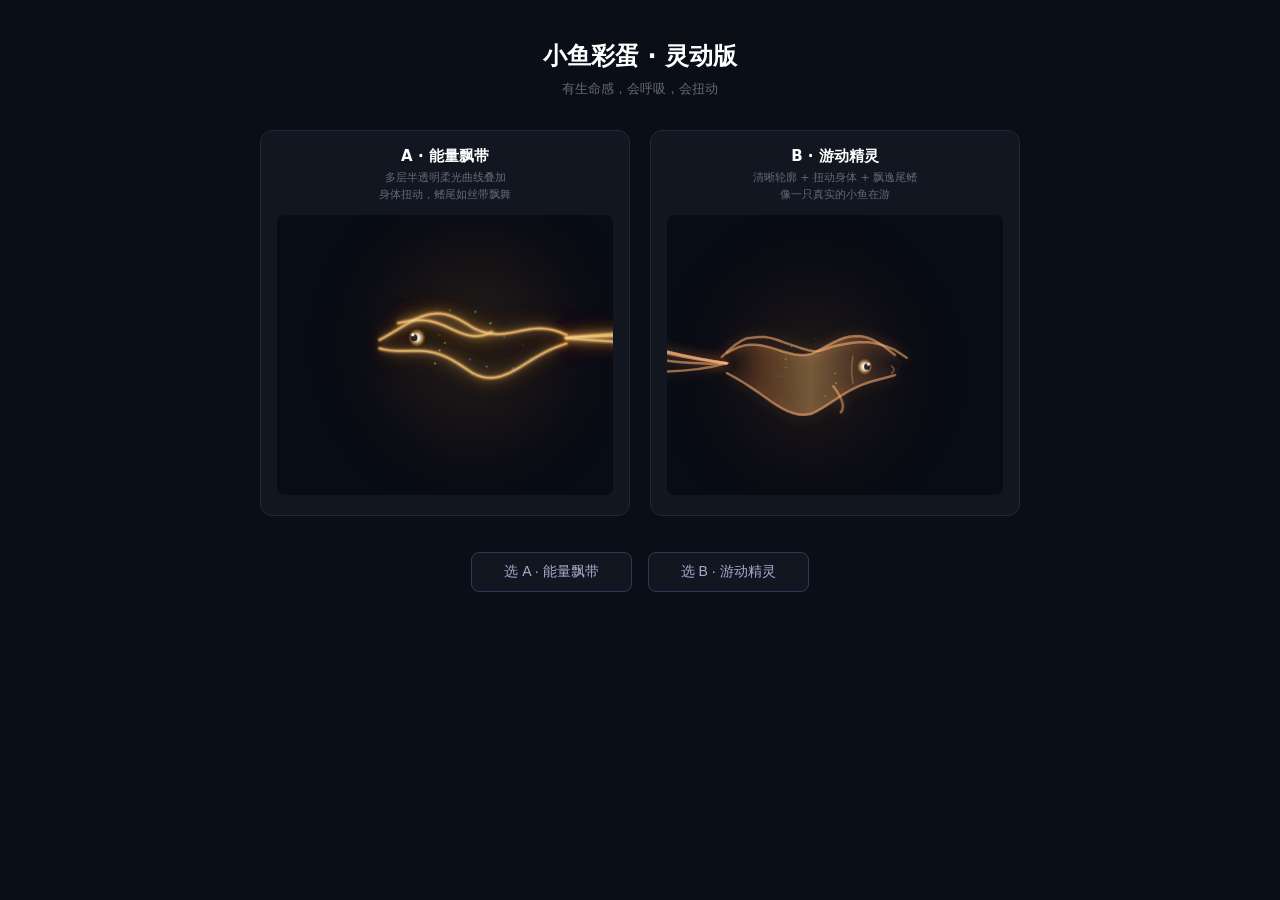
<file: os-taxonomy/repository/web/fish-demo.html>
<!DOCTYPE html>
<html lang="zh">
<head>
<meta charset="UTF-8">
<meta name="viewport" content="width=device-width, initial-scale=1.0">
<title>小鱼彩蛋 · 灵动版</title>
<style>
  * { margin: 0; padding: 0; box-sizing: border-box; }
  body { background: #0a0e17; color: #ccc; font-family: system-ui, sans-serif; display: flex; flex-direction: column; align-items: center; padding: 40px 20px; min-height: 100vh; }
  h1 { color: #fff; margin-bottom: 8px; font-size: 24px; }
  .sub { color: #667; margin-bottom: 32px; font-size: 13px; }
  .grid { display: grid; grid-template-columns: repeat(2, 1fr); gap: 20px; max-width: 760px; width: 100%; }
  .card { background: #111620; border: 1px solid #1e2a3a; border-radius: 12px; padding: 16px; text-align: center; }
  .card h3 { color: #fff; margin-bottom: 4px; font-size: 15px; }
  .card .desc { color: #667; font-size: 11px; margin-bottom: 12px; line-height: 1.5; }
  .card canvas { width: 100%; height: 280px; border-radius: 8px; background: #080c14; }
  .pick { margin-top: 36px; display: flex; gap: 16px; }
  .pick button { padding: 10px 32px; border: 1px solid #2a3a5a; border-radius: 8px; background: #111620; color: #aac; font-size: 14px; cursor: pointer; transition: all 0.2s; }
  .pick button:hover { background: #1a2a40; border-color: #4a6aaa; color: #fff; }
</style>
</head>
<body>
<h1>小鱼彩蛋 · 灵动版</h1>
<p class="sub">有生命感，会呼吸，会扭动</p>
<div class="grid">
  <div class="card">
    <h3>A · 能量飘带</h3>
    <p class="desc">多层半透明柔光曲线叠加<br>身体扭动，鳍尾如丝带飘舞</p>
    <canvas id="cA" width="360" height="280"></canvas>
  </div>
  <div class="card">
    <h3>B · 游动精灵</h3>
    <p class="desc">清晰轮廓 + 扭动身体 + 飘逸尾鳍<br>像一只真实的小鱼在游</p>
    <canvas id="cB" width="360" height="280"></canvas>
  </div>
</div>
<div class="pick">
  <button onclick="alert('选了 A，告诉云韵吧')">选 A · 能量飘带</button>
  <button onclick="alert('选了 B，告诉云韵吧')">选 B · 游动精灵</button>
</div>

<script>
// ============= A: 能量飘带 =============
function drawStyleA(ctx, w, h) {
  const t = Date.now() * 0.001;
  ctx.clearRect(0, 0, w, h);
  
  const cx = w / 2, cy = h / 2;
  const bodyLen = 200;
  const swimPhase = t * 2.5;
  const swimX = cx + Math.sin(swimPhase * 0.7) * 30;
  const swimY = cy + Math.sin(swimPhase * 0.5) * 20;
  
  // 光晕
  const gg = ctx.createRadialGradient(swimX, swimY, 20, swimX, swimY, 180);
  gg.addColorStop(0, 'rgba(255,180,80,0.10)');
  gg.addColorStop(0.5, 'rgba(255,120,50,0.04)');
  gg.addColorStop(1, 'rgba(0,0,0,0)');
  ctx.fillStyle = gg; ctx.beginPath(); ctx.arc(swimX, swimY, 180, 0, Math.PI * 2); ctx.fill();
  
  ctx.lineCap = 'round'; ctx.lineJoin = 'round';
  
  const bodyWave = Math.sin(swimPhase) * 0.25;
  const bodyH = 35;
  const dir = Math.cos(swimPhase * 0.7) > 0 ? 1 : -1;
  
  // 多层半透明飘带叠出鱼形
  const layers = [
    { alpha: 0.15, width: 6, hue: 25, sat: 90, light: 55 },
    { alpha: 0.22, width: 4.5, hue: 30, sat: 85, light: 60 },
    { alpha: 0.30, width: 3.2, hue: 35, sat: 80, light: 65 },
    { alpha: 0.40, width: 2.0, hue: 40, sat: 75, light: 70 },
    { alpha: 0.55, width: 1.2, hue: 45, sat: 70, light: 75 },
  ];
  
  layers.forEach(layer => {
    ctx.globalAlpha = layer.alpha;
    ctx.shadowColor = `hsl(${layer.hue}, ${layer.sat}%, ${layer.light}%)`;
    ctx.shadowBlur = layer.width * 5;
    
    // 身体轮廓 - 上
    ctx.beginPath();
    ctx.strokeStyle = `hsl(${layer.hue}, ${layer.sat}%, ${layer.light}%)`;
    ctx.lineWidth = layer.width;
    for (let i = 0; i <= 40; i++) {
      const frac = i / 40;
      const bx = swimX + (frac - 0.5) * bodyLen * dir;
      const undulation = Math.sin(frac * Math.PI * 2.5 + swimPhase) * bodyH * 0.45 * (1 - Math.abs(frac - 0.5) * 1.5);
      const thick = (1 - Math.pow(Math.abs(frac - 0.5) * 1.8, 2)) * bodyH * 0.65;
      const by = swimY - thick + undulation;
      if (i === 0) ctx.moveTo(bx, by);
      else ctx.lineTo(bx, by);
    }
    ctx.stroke();
    
    // 身体轮廓 - 下
    ctx.beginPath();
    ctx.strokeStyle = `hsl(${layer.hue}, ${layer.sat}%, ${layer.light}%)`;
    for (let i = 0; i <= 40; i++) {
      const frac = i / 40;
      const bx = swimX + (frac - 0.5) * bodyLen * dir;
      const undulation = Math.sin(frac * Math.PI * 2.5 + swimPhase) * bodyH * 0.45 * (1 - Math.abs(frac - 0.5) * 1.5);
      const thick = (1 - Math.pow(Math.abs(frac - 0.5) * 1.8, 2)) * bodyH * 0.65;
      const by = swimY + thick + undulation;
      if (i === 0) ctx.moveTo(bx, by);
      else ctx.lineTo(bx, by);
    }
    ctx.stroke();
    
    // 尾鳍 - 飘舞
    const tailBase = swimX - dir * bodyLen * 0.5;
    const tailBaseY = swimY + Math.sin(swimPhase) * bodyH * 0.15;
    for (let fi = 0; fi < 3; fi++) {
      ctx.beginPath();
      const fAngle = (fi - 1) * 0.35;
      const fLen = bodyLen * 0.45;
      const waveOffset = Math.sin(swimPhase * 3 + fi * 1.5) * 0.3;
      ctx.moveTo(tailBase, tailBaseY);
      ctx.quadraticCurveTo(
        tailBase - dir * fLen * 0.5, tailBaseY + fAngle * bodyH * 0.5 + waveOffset * bodyH * 0.3,
        tailBase - dir * fLen, tailBaseY + fAngle * bodyH * 0.8 + waveOffset * bodyH * 0.5
      );
      ctx.stroke();
    }
    
    // 背鳍 - 飘动
    ctx.beginPath();
    for (let i = 0; i <= 20; i++) {
      const frac = i / 20;
      const bx = swimX + (frac - 0.2) * bodyLen * 0.5 * dir;
      const finWave = Math.sin(frac * 5 + swimPhase * 2) * bodyH * 0.35;
      const by = swimY - bodyH * 0.5 - finWave * (1 - frac * 0.7);
      if (i === 0) ctx.moveTo(bx, by);
      else ctx.lineTo(bx, by);
    }
    ctx.stroke();
    
    ctx.shadowBlur = 0;
  });
  ctx.globalAlpha = 1;
  
  // 眼睛
  const eyeX = swimX + dir * bodyLen * 0.3;
  const eyeY = swimY - bodyH * 0.15;
  const eyeGrad = ctx.createRadialGradient(eyeX, eyeY, 2, eyeX, eyeY, 10);
  eyeGrad.addColorStop(0, 'rgba(255,255,255,0.95)');
  eyeGrad.addColorStop(0.3, 'rgba(255,255,200,0.7)');
  eyeGrad.addColorStop(0.7, 'rgba(255,150,50,0.3)');
  eyeGrad.addColorStop(1, 'rgba(0,0,0,0)');
  ctx.beginPath(); ctx.arc(eyeX, eyeY, 10, 0, Math.PI * 2);
  ctx.fillStyle = eyeGrad; ctx.fill();
  ctx.beginPath(); ctx.arc(eyeX + dir * 3, eyeY, 3.5, 0, Math.PI * 2);
  ctx.fillStyle = 'rgba(10,5,20,0.85)'; ctx.fill();
  ctx.beginPath(); ctx.arc(eyeX + dir * 4.5, eyeY - 3, 1.8, 0, Math.PI * 2);
  ctx.fillStyle = 'rgba(255,255,255,0.9)'; ctx.fill();
  
  // 亮点
  for (let i = 0; i < 15; i++) {
    const pa = (t * 0.8 + i * 0.4) % (Math.PI * 2);
    const pd = 50 + Math.sin(t * 2 + i) * 20;
    const px = swimX + Math.cos(pa) * pd;
    const py = swimY + Math.sin(pa) * pd * 0.5;
    ctx.beginPath();
    ctx.arc(px, py, 1.2, 0, Math.PI * 2);
    ctx.fillStyle = `hsla(${35 + i * 15}, 85%, 70%, ${0.3 + Math.sin(t * 3 + i) * 0.2})`;
    ctx.fill();
  }
}

// ============= B: 游动精灵 =============
function drawStyleB(ctx, w, h) {
  const t = Date.now() * 0.001;
  ctx.clearRect(0, 0, w, h);
  
  const cx = w / 2, cy = h / 2;
  const bodyLen = 180;
  const swimPhase = t * 2.2;
  const swimX = cx + Math.sin(swimPhase * 0.6) * 35;
  const swimY = cy + Math.sin(swimPhase * 0.45) * 18;
  const dir = Math.cos(swimPhase * 0.6) > 0 ? 1 : -1;
  const bodyH = 30;
  
  // 光晕
  const gg = ctx.createRadialGradient(swimX, swimY, 15, swimX, swimY, 170);
  gg.addColorStop(0, 'rgba(255,180,80,0.08)');
  gg.addColorStop(0.5, 'rgba(255,100,50,0.03)');
  gg.addColorStop(1, 'rgba(0,0,0,0)');
  ctx.fillStyle = gg; ctx.beginPath(); ctx.arc(swimX, swimY, 170, 0, Math.PI * 2); ctx.fill();
  
  ctx.lineCap = 'round'; ctx.lineJoin = 'round';
  
  // 生成身体脊柱上的点（带扭动）
  const spinePoints = [];
  const numSpine = 30;
  for (let i = 0; i <= numSpine; i++) {
    const frac = i / numSpine;
    const sx = swimX + (frac - 0.5) * bodyLen * dir;
    const undulation = Math.sin(frac * Math.PI * 2.2 + swimPhase) * bodyH * 0.55 * (1 - Math.abs(frac - 0.5) * 1.2);
    const thick = (1 - Math.pow(Math.abs(frac - 0.5) * 1.7, 2.5)) * bodyH;
    spinePoints.push({ x: sx, y: swimY + undulation, thick });
  }
  
  // 身体填充
  ctx.save();
  ctx.beginPath();
  // 上轮廓
  for (let i = 0; i <= numSpine; i++) {
    const p = spinePoints[i];
    if (i === 0) ctx.moveTo(p.x, p.y - p.thick);
    else ctx.lineTo(p.x, p.y - p.thick);
  }
  // 头部圆润
  const head = spinePoints[numSpine];
  ctx.lineTo(head.x + dir * 8, head.y);
  // 下轮廓
  for (let i = numSpine; i >= 0; i--) {
    const p = spinePoints[i];
    ctx.lineTo(p.x, p.y + p.thick);
  }
  ctx.closePath();
  const bodyFill = ctx.createLinearGradient(swimX - bodyLen * 0.5, swimY, swimX + bodyLen * 0.5, swimY);
  bodyFill.addColorStop(0, 'rgba(255,120,50,0.0)');
  bodyFill.addColorStop(0.2, 'rgba(255,150,70,0.25)');
  bodyFill.addColorStop(0.5, 'rgba(255,190,110,0.4)');
  bodyFill.addColorStop(0.8, 'rgba(255,160,90,0.2)');
  bodyFill.addColorStop(1, 'rgba(200,130,80,0.05)');
  ctx.fillStyle = bodyFill;
  ctx.fill();
  ctx.restore();
  
  // 轮廓线
  ctx.strokeStyle = 'rgba(255,180,120,0.55)';
  ctx.lineWidth = 2.5;
  ctx.shadowColor = 'rgba(255,160,100,0.6)';
  ctx.shadowBlur = 14;
  
  // 上轮廓
  ctx.beginPath();
  for (let i = 0; i <= numSpine; i++) {
    const p = spinePoints[i];
    if (i === 0) ctx.moveTo(p.x, p.y - p.thick);
    else ctx.lineTo(p.x, p.y - p.thick);
  }
  ctx.stroke();
  
  // 下轮廓
  ctx.beginPath();
  for (let i = 0; i <= numSpine; i++) {
    const p = spinePoints[i];
    if (i === 0) ctx.moveTo(p.x, p.y + p.thick);
    else ctx.lineTo(p.x, p.y + p.thick);
  }
  ctx.stroke();
  
  // 尾鳍 - 大幅飘舞
  const tailBase = spinePoints[0];
  const tailFlutter = Math.sin(swimPhase * 3.5) * 0.4;
  for (let fi = 0; fi < 5; fi++) {
    ctx.beginPath();
    const fAngle = (fi - 2) * 0.28;
    const fLen = bodyLen * 0.5;
    const wave = Math.sin(swimPhase * 3 + fi * 1.2) * 0.25;
    ctx.moveTo(tailBase.x, tailBase.y);
    ctx.quadraticCurveTo(
      tailBase.x - dir * fLen * 0.45, tailBase.y + (fAngle + wave) * bodyH * 0.5,
      tailBase.x - dir * fLen, tailBase.y + (fAngle + wave + tailFlutter) * bodyH * 0.8
    );
    ctx.stroke();
  }
  
  // 背鳍 - 波浪
  ctx.beginPath();
  for (let i = 0; i <= 25; i++) {
    const frac = i / 25;
    const si = Math.floor(frac * numSpine);
    const sp = spinePoints[Math.min(si, numSpine)];
    const bx = sp.x + (frac - 0.3) * bodyLen * 0.1 * dir;
    const finWave = Math.sin(frac * 6 + swimPhase * 2.5) * bodyH * 0.4 * (1 - frac * 0.6);
    const by = sp.y - sp.thick - finWave;
    if (i === 0) ctx.moveTo(bx, by);
    else ctx.lineTo(bx, by);
  }
  ctx.stroke();
  
  // 胸鳍 - 煽动
  ctx.beginPath();
  const pectIdx = Math.floor(numSpine * 0.65);
  const pectP = spinePoints[pectIdx];
  const pectFlap = Math.sin(swimPhase * 3) * 0.5;
  ctx.moveTo(pectP.x, pectP.y + pectP.thick * 0.5);
  ctx.quadraticCurveTo(
    pectP.x + dir * 15, pectP.y + pectP.thick * 0.5 + bodyH * 0.5 + pectFlap * bodyH * 0.3,
    pectP.x + dir * 8, pectP.y + pectP.thick * 0.5 + bodyH * 0.7 + pectFlap * bodyH * 0.4
  );
  ctx.stroke();
  
  ctx.shadowBlur = 0;
  
  // 鳃线
  const gillX = swimX + dir * bodyLen * 0.25;
  ctx.strokeStyle = 'rgba(255,180,120,0.35)';
  ctx.lineWidth = 1.5;
  ctx.beginPath();
  ctx.moveTo(gillX, swimY - bodyH * 0.45);
  ctx.quadraticCurveTo(gillX - dir * 3, swimY, gillX, swimY + bodyH * 0.45);
  ctx.stroke();
  
  // 眼睛
  const eyeX = swimX + dir * bodyLen * 0.32;
  const eyeY = swimY - bodyH * 0.1;
  const eyeGrad = ctx.createRadialGradient(eyeX, eyeY, 2, eyeX, eyeY, 9);
  eyeGrad.addColorStop(0, 'rgba(255,255,255,0.95)');
  eyeGrad.addColorStop(0.3, 'rgba(255,255,200,0.7)');
  eyeGrad.addColorStop(0.7, 'rgba(255,150,50,0.3)');
  eyeGrad.addColorStop(1, 'rgba(0,0,0,0)');
  ctx.beginPath(); ctx.arc(eyeX, eyeY, 9, 0, Math.PI * 2);
  ctx.fillStyle = eyeGrad; ctx.fill();
  ctx.beginPath(); ctx.arc(eyeX + dir * 2.5, eyeY, 3.2, 0, Math.PI * 2);
  ctx.fillStyle = 'rgba(10,5,20,0.85)'; ctx.fill();
  ctx.beginPath(); ctx.arc(eyeX + dir * 4, eyeY - 2.5, 1.6, 0, Math.PI * 2);
  ctx.fillStyle = 'rgba(255,255,255,0.9)'; ctx.fill();
  
  // 嘴
  const mouthX = swimX + dir * bodyLen * 0.48;
  ctx.strokeStyle = 'rgba(255,180,120,0.4)';
  ctx.lineWidth = 1.5;
  ctx.beginPath();
  ctx.moveTo(mouthX, swimY - bodyH * 0.12);
  ctx.quadraticCurveTo(mouthX + dir * 5, swimY, mouthX, swimY + bodyH * 0.12);
  ctx.stroke();
  
  // 粒子光点
  for (let i = 0; i < 12; i++) {
    const pa = (t * 0.9 + i * 0.5) % (Math.PI * 2);
    const pd = 45 + Math.sin(t * 2.2 + i) * 18;
    const px = swimX + Math.cos(pa) * pd;
    const py = swimY + Math.sin(pa) * pd * 0.5;
    ctx.beginPath();
    ctx.arc(px, py, 1.0, 0, Math.PI * 2);
    ctx.fillStyle = `hsla(${35 + i * 14}, 85%, 70%, ${0.25 + Math.sin(t * 3 + i) * 0.2})`;
    ctx.fill();
  }
}

function animate() {
  drawStyleA(document.getElementById('cA').getContext('2d'), 360, 280);
  drawStyleB(document.getElementById('cB').getContext('2d'), 360, 280);
  requestAnimationFrame(animate);
}
animate();
</script>
</body>
</html>
</file>
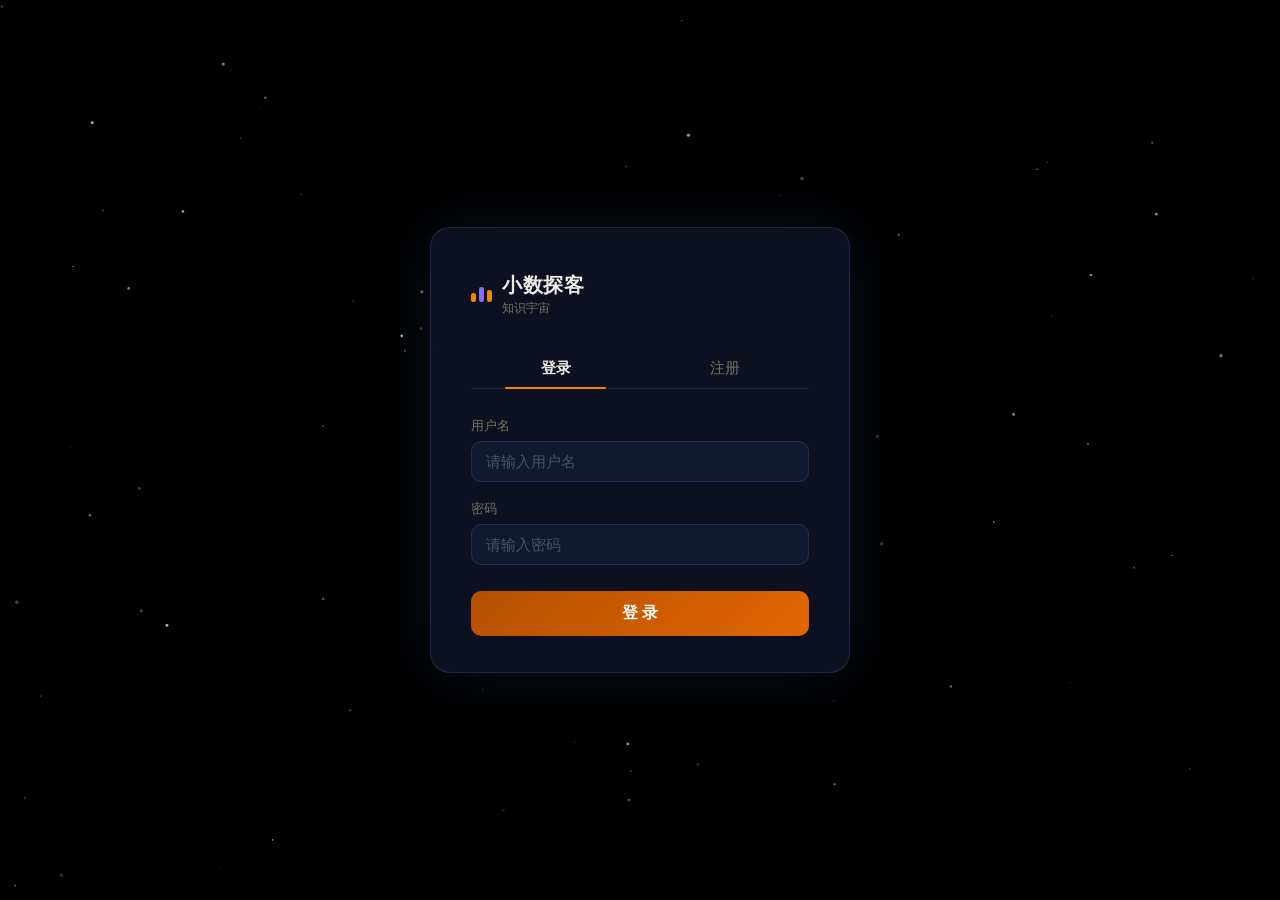
<file: os-taxonomy/repository/web/login.html>
<!doctype html>
<html lang="zh-CN">
<head>
  <meta charset="UTF-8" />
  <meta name="viewport" content="width=device-width, initial-scale=1.0" />
  <title>小数探客 · 登录</title>
  <style>
    :root {
      color-scheme: dark;
      --bg: oklch(0.06 0.015 260);
      --surface: oklch(0.14 0.015 260);
      --surface-strong: oklch(0.20 0.02 260);
      --ink: oklch(0.94 0.01 95);
      --muted: oklch(0.55 0.02 95);
      --line: oklch(0.28 0.02 260);
      --primary: oklch(0.72 0.18 60);
      --accent: oklch(0.62 0.18 288);
      --radius: 14px;
      --ease: cubic-bezier(.22, 1, .36, 1);
      font-family: Inter, "PingFang SC", "Microsoft YaHei", system-ui, sans-serif;
    }

    * { box-sizing: border-box; margin: 0; padding: 0; }

    html, body { width: 100%; height: 100%; overflow: hidden; }

    body {
      background: radial-gradient(ellipse at 50% 50%, oklch(0.06 0.015 260) 0%, oklch(0.02 0.005 260) 70%, oklch(0.01 0.003 260) 100%);
      color: var(--ink);
      display: flex; align-items: center; justify-content: center;
    }

    /* ---------- 星空背景 ---------- */
    canvas#bgCanvas {
      position: fixed; inset: 0; z-index: 0; pointer-events: none;
    }

    /* ---------- 卡片容器 ---------- */
    .auth-card {
      position: relative; z-index: 1;
      width: 420px; max-width: 92vw;
      background: rgba(15, 20, 40, 0.82);
      backdrop-filter: blur(24px) saturate(1.4);
      border: 1px solid rgba(100, 130, 200, 0.22);
      border-radius: 20px;
      padding: 44px 40px 36px;
      box-shadow: 0 0 60px rgba(80, 120, 220, 0.12), 0 8px 32px rgba(0, 0, 0, 0.5);
      animation: cardIn 0.6s var(--ease);
    }

    @keyframes cardIn {
      from { opacity: 0; transform: translateY(24px) scale(0.96); }
      to { opacity: 1; transform: translateY(0) scale(1); }
    }

    /* ---------- 品牌 ---------- */
    .brand {
      display: flex; align-items: center; gap: 10px; margin-bottom: 32px;
      text-decoration: none; color: inherit;
    }
    .brand-mark {
      display: flex; gap: 3px; align-items: flex-end;
    }
    .brand-mark i {
      display: block; border-radius: 2px;
      width: 5px; background: var(--primary);
    }
    .brand-mark i:nth-child(1) { height: 9px; }
    .brand-mark i:nth-child(2) { height: 15px; background: var(--accent); }
    .brand-mark i:nth-child(3) { height: 12px; }
    .brand strong { font-size: 20px; letter-spacing: 0.5px; }
    .brand small { display: block; font-size: 12px; color: var(--muted); font-weight: 400; margin-top: 1px; }

    /* ---------- 标签切换 ---------- */
    .tab-row {
      display: flex; gap: 0; margin-bottom: 28px;
      border-bottom: 1px solid var(--line); position: relative;
    }
    .tab-btn {
      flex: 1; padding: 10px 0; background: none; border: none;
      color: var(--muted); font-size: 15px; cursor: pointer;
      transition: color 0.25s; position: relative;
    }
    .tab-btn.active { color: var(--ink); font-weight: 600; }
    .tab-btn.active::after {
      content: ''; position: absolute; bottom: -1px; left: 20%; right: 20%;
      height: 2px; background: var(--primary); border-radius: 1px;
    }
    .tab-slider {
      position: absolute; bottom: -1px; height: 2px;
      background: var(--primary); border-radius: 1px;
      transition: left 0.3s var(--ease), width 0.3s var(--ease);
    }

    /* ---------- 表单 ---------- */
    .form-panel { display: none; }
    .form-panel.active { display: block; animation: fadeIn 0.35s var(--ease); }

    @keyframes fadeIn {
      from { opacity: 0; transform: translateY(6px); }
      to { opacity: 1; transform: translateY(0); }
    }

    .field {
      margin-bottom: 18px;
    }
    .field label {
      display: block; font-size: 13px; color: var(--muted);
      margin-bottom: 6px; font-weight: 500;
    }
    .field input {
      width: 100%; padding: 11px 14px;
      background: rgba(20, 30, 55, 0.7);
      border: 1px solid rgba(100, 130, 200, 0.2);
      border-radius: 10px; color: var(--ink); font-size: 15px;
      outline: none; transition: border-color 0.25s, box-shadow 0.25s;
    }
    .field input:focus {
      border-color: rgba(130, 160, 240, 0.5);
      box-shadow: 0 0 0 3px rgba(100, 140, 220, 0.12);
    }
    .field input::placeholder { color: rgba(180, 190, 210, 0.35); }

    .hint {
      font-size: 12px; color: var(--muted); margin-top: 4px;
      display: flex; align-items: center; gap: 4px;
    }
    .hint svg { width: 14px; height: 14px; opacity: 0.6; }

    /* ---------- 按钮 ---------- */
    .submit-btn {
      width: 100%; padding: 12px 0; margin-top: 8px;
      background: linear-gradient(135deg, oklch(0.55 0.16 55), oklch(0.65 0.18 50));
      border: none; border-radius: 10px; color: #fff; font-size: 16px;
      font-weight: 600; cursor: pointer;
      transition: transform 0.2s, box-shadow 0.2s, opacity 0.2s;
    }
    .submit-btn:hover {
      transform: translateY(-1px);
      box-shadow: 0 4px 20px rgba(200, 150, 30, 0.3);
    }
    .submit-btn:active { transform: scale(0.98); }
    .submit-btn:disabled { opacity: 0.5; cursor: not-allowed; transform: none; box-shadow: none; }

    /* ---------- 消息提示 ---------- */
    .msg {
      text-align: center; font-size: 13px; margin-top: 14px;
      padding: 8px 12px; border-radius: 8px; display: none;
    }
    .msg.error { display: block; background: rgba(255, 70, 70, 0.12); color: #ff7b7b; }
    .msg.success { display: block; background: rgba(70, 200, 120, 0.12); color: #6cdb8e; }
  </style>
</head>
<body>
  <canvas id="bgCanvas"></canvas>

  <div class="auth-card">
    <a class="brand" href="/">
      <span class="brand-mark" aria-hidden="true"><i></i><i></i><i></i></span>
      <span><strong>小数探客</strong><small>知识宇宙</small></span>
    </a>

    <div class="tab-row">
      <button class="tab-btn active" data-tab="login">登录</button>
      <button class="tab-btn" data-tab="register">注册</button>
    </div>

    <!-- 登录表单 -->
    <div class="form-panel active" id="loginPanel">
      <div class="field">
        <label>用户名</label>
        <input id="loginUser" type="text" placeholder="请输入用户名" autocomplete="username" />
      </div>
      <div class="field">
        <label>密码</label>
        <input id="loginPass" type="password" placeholder="请输入密码" autocomplete="current-password" />
      </div>
      <button class="submit-btn" id="loginBtn">登 录</button>
      <div class="msg" id="loginMsg"></div>
    </div>

    <!-- 注册表单 -->
    <div class="form-panel" id="registerPanel">
      <div class="field">
        <label>用户名</label>
        <input id="regUser" type="text" placeholder="2-20 个字符" autocomplete="username" />
      </div>
      <div class="field">
        <label>密码</label>
        <input id="regPass" type="password" placeholder="至少 6 位" autocomplete="new-password" />
      </div>
      <div class="field">
        <label>4 位校验码</label>
        <input id="regCode" type="text" placeholder="请输入购买后获得的校验码" maxlength="4" autocomplete="off" />
        <div class="hint">
          <svg viewBox="0 0 24 24" fill="none" stroke="currentColor" stroke-width="2"><circle cx="12" cy="12" r="10"/><path d="M12 16v-4m0-4h.01"/></svg>
          校验码由管理员提供，一码一人
        </div>
      </div>
      <button class="submit-btn" id="regBtn">注 册</button>
      <div class="msg" id="regMsg"></div>
    </div>
  </div>

  <script>
    // ---------- 星空背景 ----------
    const bgCanvas = document.querySelector('#bgCanvas');
    const bgCtx = bgCanvas.getContext('2d');
    let stars = [];

    function resizeBg() {
      bgCanvas.width = window.innerWidth;
      bgCanvas.height = window.innerHeight;
    }
    resizeBg();
    window.addEventListener('resize', resizeBg);

    stars = Array.from({ length: 80 }, () => ({
      x: Math.random() * window.innerWidth,
      y: Math.random() * window.innerHeight,
      r: Math.random() * 1.5 + 0.3,
      twinkle: Math.random() * Math.PI * 2,
      speed: Math.random() * 0.02 + 0.005,
      alpha: Math.random() * 0.6 + 0.2,
    }));

    function drawBg() {
      bgCtx.clearRect(0, 0, bgCanvas.width, bgCanvas.height);
      stars.forEach(s => {
        s.twinkle += s.speed;
        const alpha = s.alpha + Math.sin(s.twinkle) * 0.25;
        bgCtx.beginPath();
        bgCtx.arc(s.x, s.y, s.r, 0, Math.PI * 2);
        bgCtx.fillStyle = `rgba(180,200,255,${Math.max(0.05, alpha)})`;
        bgCtx.fill();
      });
      requestAnimationFrame(drawBg);
    }
    drawBg();

    // ---------- 标签切换 ----------
    const tabs = document.querySelectorAll('.tab-btn');
    const panels = document.querySelectorAll('.form-panel');

    tabs.forEach(btn => {
      btn.addEventListener('click', () => {
        const target = btn.dataset.tab;
        tabs.forEach(b => b.classList.remove('active'));
        panels.forEach(p => p.classList.remove('active'));
        btn.classList.add('active');
        document.getElementById(target === 'login' ? 'loginPanel' : 'registerPanel').classList.add('active');
        // 清空消息
        document.querySelectorAll('.msg').forEach(m => { m.className = 'msg'; m.textContent = ''; });
      });
    });

    // ---------- 消息显示 ----------
    function showMsg(id, text, type) {
      const el = document.getElementById(id);
      el.textContent = text;
      el.className = 'msg ' + type;
    }

    // ---------- 登录 ----------
    document.getElementById('loginBtn').addEventListener('click', async () => {
      const username = document.getElementById('loginUser').value.trim();
      const password = document.getElementById('loginPass').value.trim();

      if (!username || !password) {
        showMsg('loginMsg', '请输入用户名和密码', 'error');
        return;
      }

      const btn = document.getElementById('loginBtn');
      btn.disabled = true;
      btn.textContent = '登录中...';

      try {
        const res = await fetch('/api/login', {
          method: 'POST',
          headers: { 'Content-Type': 'application/json' },
          body: JSON.stringify({ username, password }),
        });
        const data = await res.json();
        if (res.ok) {
          localStorage.setItem('token', data.token);
          localStorage.setItem('username', data.username);
          localStorage.setItem('remaining_days', data.remaining_days || 0);
          localStorage.setItem('expires_at', data.expires_at || '');
          const remainMsg = data.remaining_days ? `（剩余 ${data.remaining_days} 天）` : '';
          showMsg('loginMsg', '登录成功' + remainMsg + '，正在跳转...', 'success');
          setTimeout(() => { window.location.href = '/'; }, 600);
        } else {
          showMsg('loginMsg', data.detail || '登录失败', 'error');
        }
      } catch (e) {
        showMsg('loginMsg', '网络错误，请稍后重试', 'error');
      } finally {
        btn.disabled = false;
        btn.textContent = '登 录';
      }
    });

    // 回车登录
    document.getElementById('loginPass').addEventListener('keydown', e => {
      if (e.key === 'Enter') document.getElementById('loginBtn').click();
    });

    // ---------- 注册 ----------
    document.getElementById('regBtn').addEventListener('click', async () => {
      const username = document.getElementById('regUser').value.trim();
      const password = document.getElementById('regPass').value.trim();
      const code = document.getElementById('regCode').value.trim();

      if (!username || username.length < 2 || username.length > 20) {
        showMsg('regMsg', '用户名需 2-20 个字符', 'error');
        return;
      }
      if (!password || password.length < 6) {
        showMsg('regMsg', '密码至少 6 位', 'error');
        return;
      }
      if (!code || code.length !== 4 || !/^\d{4}$/.test(code)) {
        showMsg('regMsg', '请输入 4 位数字校验码', 'error');
        return;
      }

      const btn = document.getElementById('regBtn');
      btn.disabled = true;
      btn.textContent = '注册中...';

      try {
        const res = await fetch('/api/register', {
          method: 'POST',
          headers: { 'Content-Type': 'application/json' },
          body: JSON.stringify({ username, password, code }),
        });
        const data = await res.json();
        if (res.ok) {
          localStorage.setItem('token', data.token);
          localStorage.setItem('username', data.username);
          localStorage.setItem('remaining_days', data.remaining_days || 0);
          localStorage.setItem('expires_at', data.expires_at || '');
          const remainMsg = data.remaining_days ? `（${data.type === 'year' ? '年卡' : '体验卡'}，${data.remaining_days} 天）` : '';
          showMsg('regMsg', '注册成功' + remainMsg + '！正在跳转...', 'success');
          setTimeout(() => { window.location.href = '/'; }, 800);
        } else {
          showMsg('regMsg', data.detail || '注册失败', 'error');
        }
      } catch (e) {
        showMsg('regMsg', '网络错误，请稍后重试', 'error');
      } finally {
        btn.disabled = false;
        btn.textContent = '注 册';
      }
    });

    // 回车注册
    document.getElementById('regCode').addEventListener('keydown', e => {
      if (e.key === 'Enter') document.getElementById('regBtn').click();
    });
  </script>
</body>
</html>
</file>
